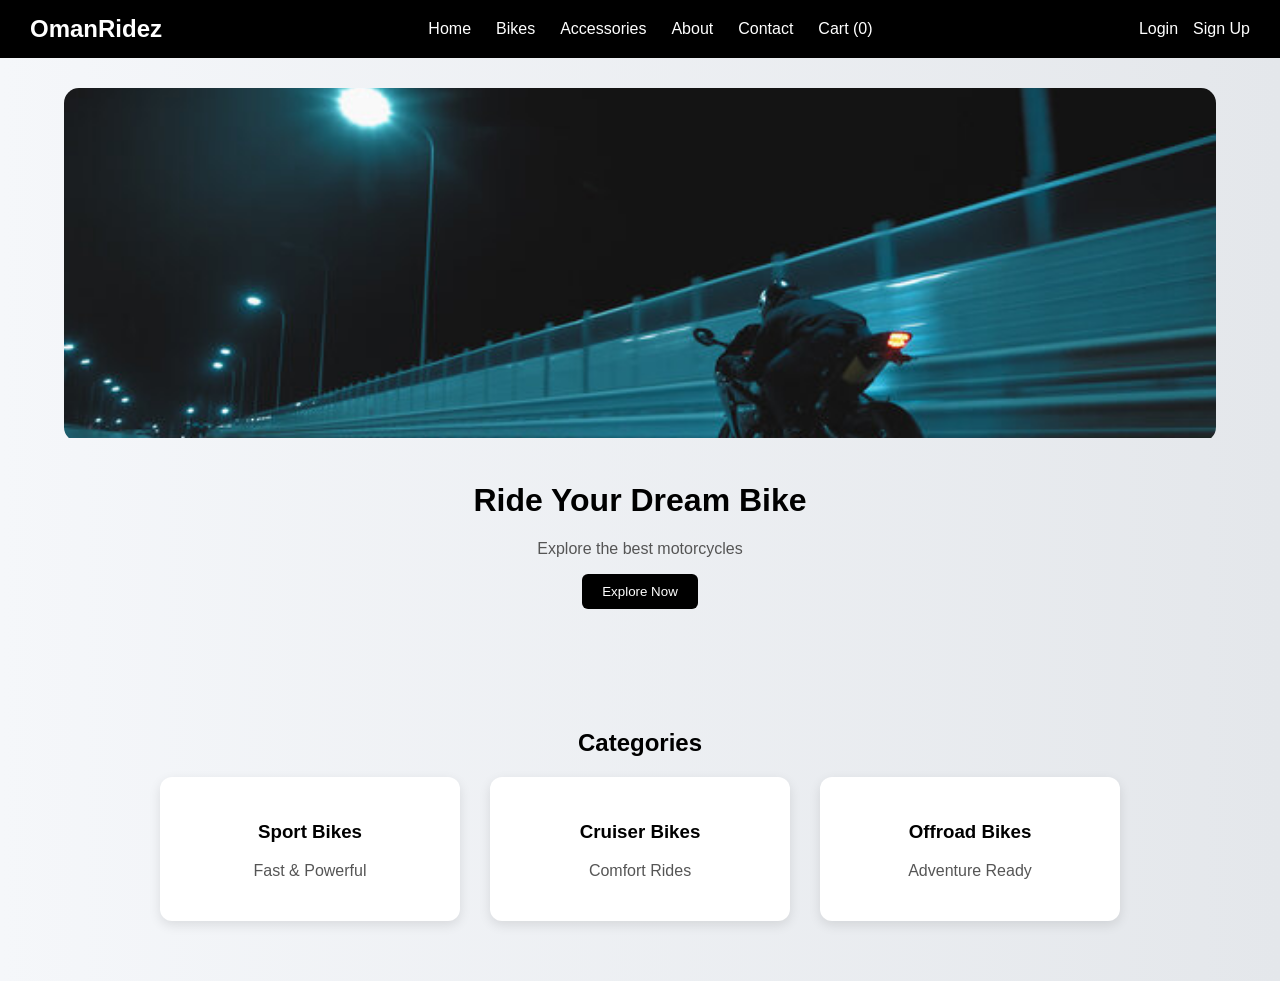
<file: index.html>
<!DOCTYPE html>
<html>
<head>
    <meta charset="UTF-8">
    <title>OmanRidez</title>
    <link rel="stylesheet" href="style.css">
</head>

<body>

    <!-- NAVBAR -->
    <nav>
        <h2>OmanRidez</h2>

        <div class="nav-links">
            <a href="index.html">Home</a>
            <a href="bikes.html">Bikes</a>
            <a href="accessories.html">Accessories</a>
            <a href="about.html">About</a>
            <a href="contact.html">Contact</a>
            <a href="cart.html" id="cart-count">Cart (0)</a>
        </div>

        <div class="auth-links"></div>
    </nav>

    <!-- HERO -->
    <div class="hero">
        <img src="images/banner.jpg" alt="Banner">
    </div>

    <div class="hero-text">
        <h1>Ride Your Dream Bike</h1>
        <p>Explore the best motorcycles</p>
        <button onclick="location.href='bikes.html'">Explore Now</button>
    </div>

    <!-- CATEGORIES -->
    <section class="categories">
        <h2>Categories</h2>

        <div class="categories-container">

            <a href="sport.html" class="card-link">
                <div class="card">
                    <h3>Sport Bikes</h3>
                    <p>Fast & Powerful</p>
                </div>
            </a>

            <a href="cruiser.html" class="card-link">
                <div class="card">
                    <h3>Cruiser Bikes</h3>
                    <p>Comfort Rides</p>
                </div>
            </a>

            <a href="offroad.html" class="card-link">
                <div class="card">
                    <h3>Offroad Bikes</h3>
                    <p>Adventure Ready</p>
                </div>
            </a>

        </div>
    </section>

    <script src="script.js"></script>

</body>
</html>
</file>
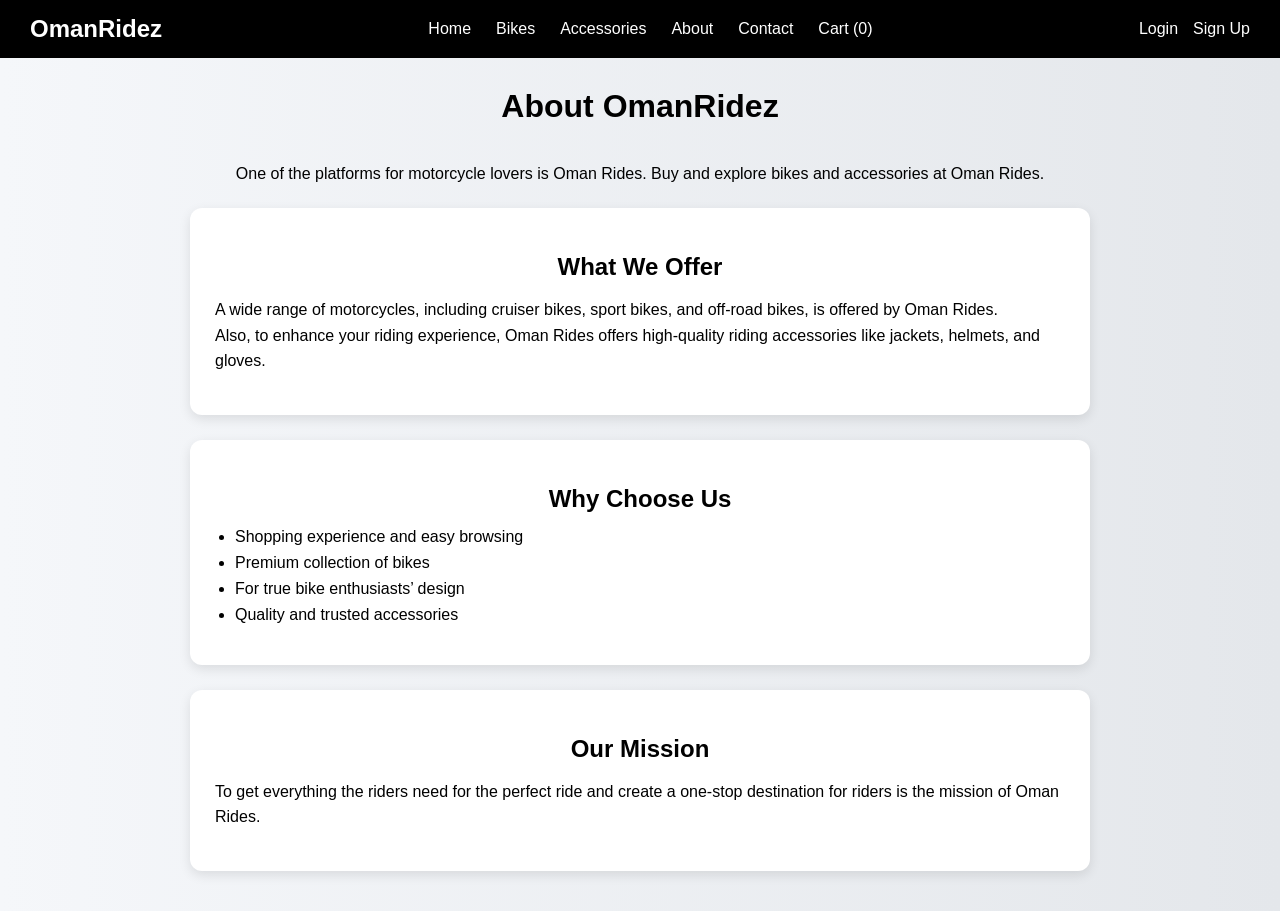
<file: about.html>
<!DOCTYPE html>
<html>
<head>
    <meta charset="UTF-8">
    <title>About - OmanRidez</title>
    <link rel="stylesheet" href="style.css">
</head>

<body>

    <!-- NAVBAR -->
    <nav>
        <h2>OmanRidez</h2>

        <div class="nav-links">
            <a href="index.html">Home</a>
            <a href="bikes.html">Bikes</a>
            <a href="accessories.html">Accessories</a>
            <a href="about.html">About</a>
            <a href="contact.html">Contact</a>
            <a href="cart.html" id="cart-count">Cart (0)</a>
        </div>

        <div class="auth-links"></div>
    </nav>

    <!-- TITLE -->
    <h1 class="title">About OmanRidez</h1>

    <!-- CONTENT -->
    <div class="about-container">

        <p class="about-intro">
            One of the platforms for motorcycle lovers is Oman Rides. Buy and explore bikes and accessories at Oman Rides. 
        </p>

        <div class="about-section">
            <h2>What We Offer</h2>
            <p>
                A wide range of motorcycles, including cruiser bikes, sport bikes, and off-road bikes, is offered by Oman Rides. 
                <br>
                Also, to enhance your riding experience, Oman Rides offers high-quality riding accessories like jackets, helmets, and gloves.  
            </p>
        </div>

        <div class="about-section">
            <h2>Why Choose Us</h2>
            <ul>
                <li>Shopping experience and easy browsing</li>
                <li>Premium collection of bikes</li>
                <li>For true bike enthusiasts’ design</li>
                <li>Quality and trusted accessories</li>
            </ul>
        </div>

        <div class="about-section">
            <h2>Our Mission</h2>
            <p>
                To get everything the riders need for the perfect ride and create a one-stop destination for riders is the mission of Oman Rides.
            </p>
        </div>

    </div>

    <script src="script.js"></script>

</body>
</html>
</file>
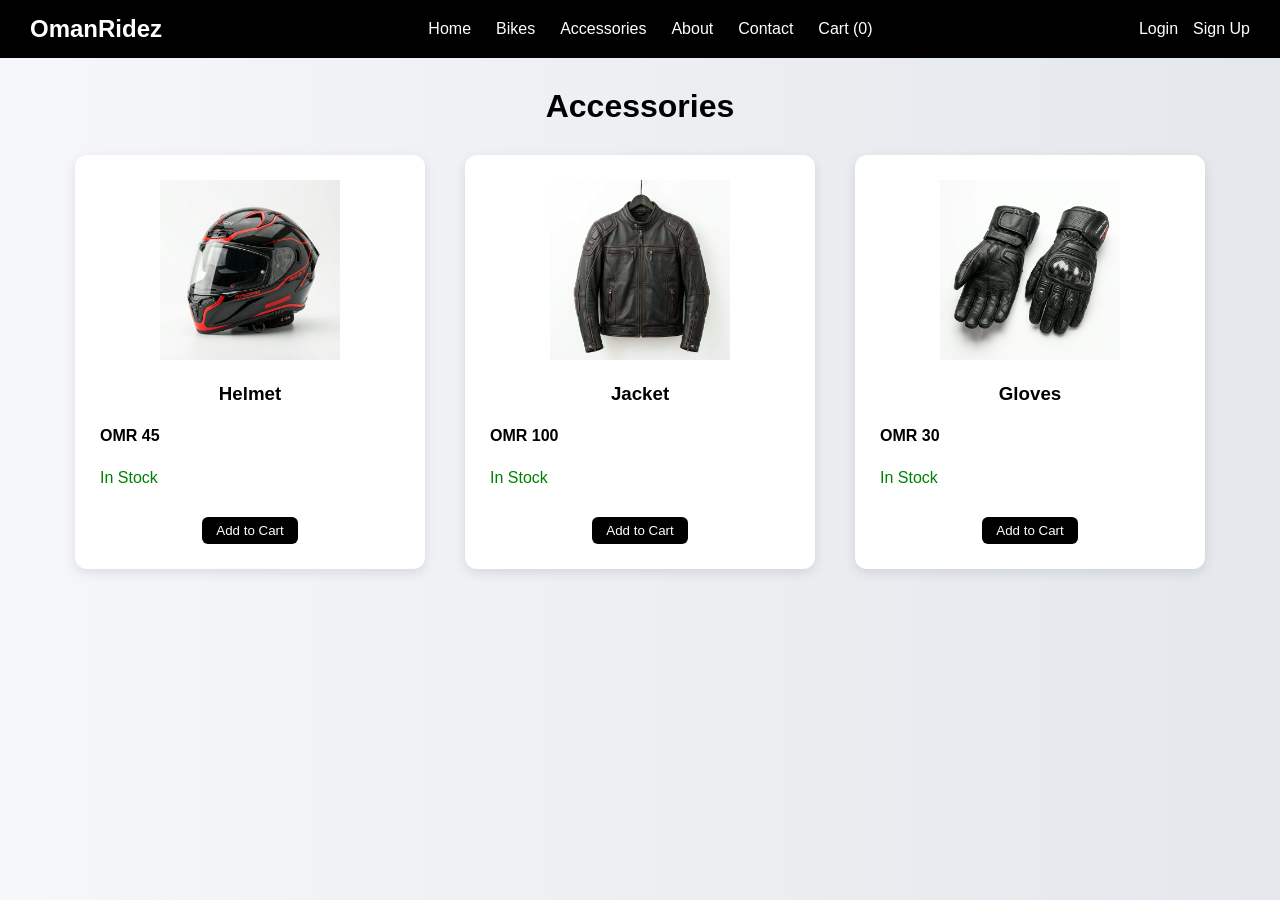
<file: accessories.html>
<!DOCTYPE html>
<html>
<head>
    <meta charset="UTF-8">
    <title>Accessories - OmanRidez</title>
    <link rel="stylesheet" href="style.css">
</head>

<body>

    <!-- NAVBAR -->
    <nav>
        <h2>OmanRidez</h2>

        <div class="nav-links">
            <a href="index.html">Home</a>
            <a href="bikes.html">Bikes</a>
            <a href="accessories.html">Accessories</a>
            <a href="about.html">About</a>
            <a href="contact.html">Contact</a>
            <a href="cart.html" id="cart-count">Cart (0)</a>
        </div>

        <div class="auth-links"></div>
    </nav>

    <!-- PAGE TITLE -->
    <h1 class="title">Accessories</h1>

    <!-- PRODUCTS -->
    <div class="products">

        <!-- HELMET -->
        <div class="product-card">
            <img src="images/helmet_product.png" alt="Helmet">
            <h3>Helmet</h3>
            <p class="price">OMR 45</p>
            <p class="stock">In Stock</p>
            <button onclick="addToCart('Helmet',45)">Add to Cart</button>
        </div>

        <!-- JACKET -->
        <div class="product-card">
            <img src="images/jacket_product.png" alt="Jacket">
            <h3>Jacket</h3>
            <p class="price">OMR 100</p>
            <p class="stock">In Stock</p>
            <button onclick="addToCart('Jacket',100)">Add to Cart</button>
        </div>

        <!-- GLOVES -->
        <div class="product-card">
            <img src="images/gloves_product.png" alt="Gloves">
            <h3>Gloves</h3>
            <p class="price">OMR 30</p>
            <p class="stock">In Stock</p>
            <button onclick="addToCart('Gloves',30)">Add to Cart</button>
        </div>

    </div>

    <script src="script.js"></script>

</body>
</html>
</file>
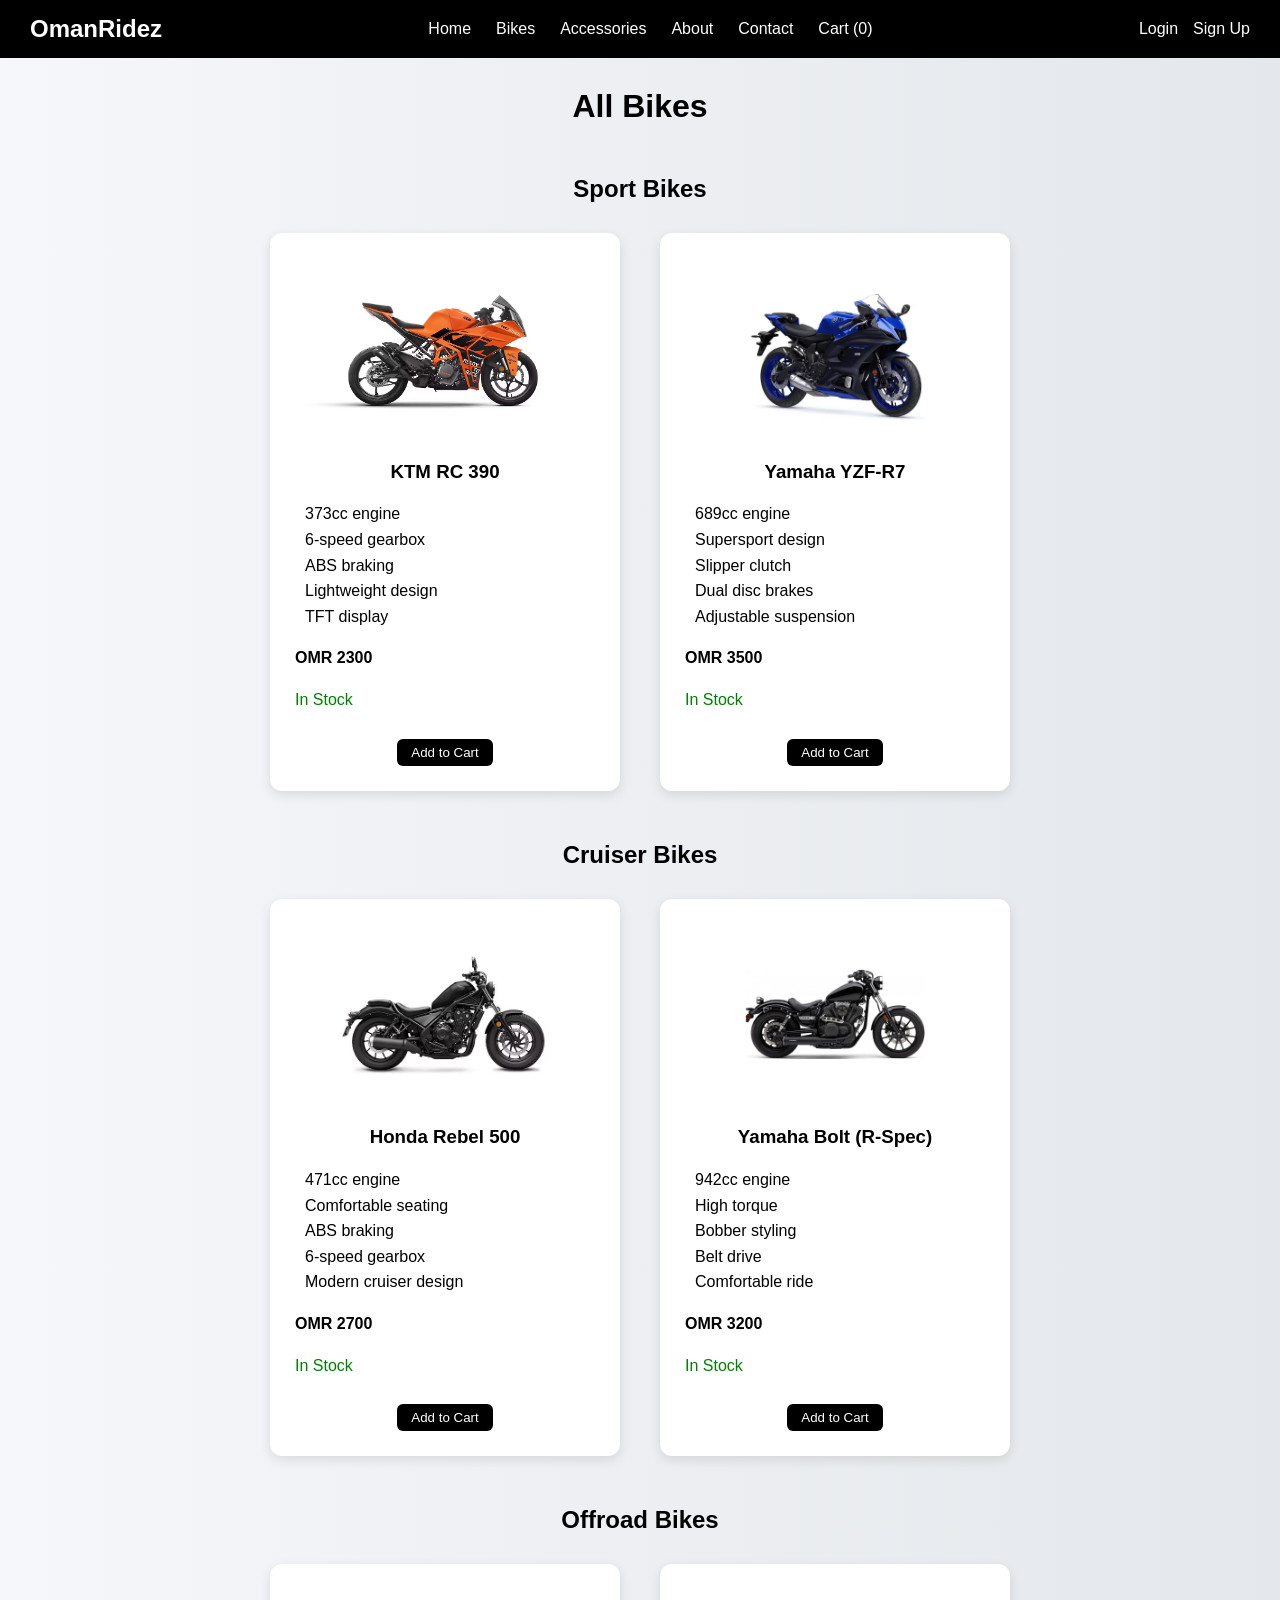
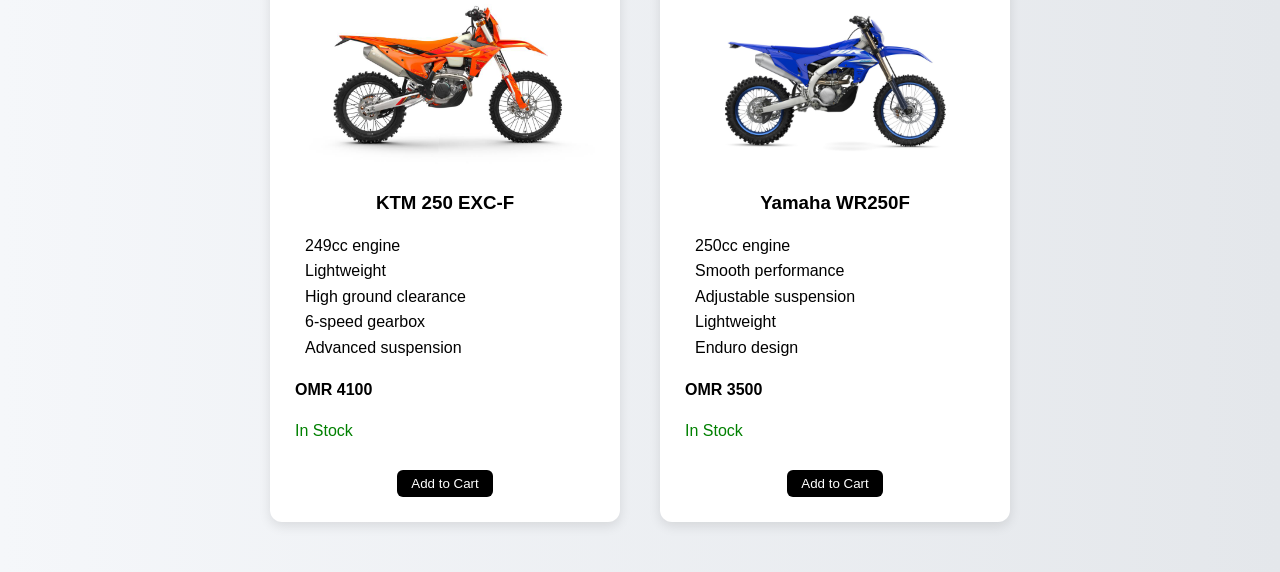
<file: bikes.html>
<!DOCTYPE html>
<html>
<head>
    <meta charset="UTF-8">
    <title>Bikes - OmanRidez</title>
    <link rel="stylesheet" href="style.css">
</head>

<body>

    <!-- NAVBAR -->
    <nav>
        <h2>OmanRidez</h2>

        <div class="nav-links">
            <a href="index.html">Home</a>
            <a href="bikes.html">Bikes</a>
            <a href="accessories.html">Accessories</a>
            <a href="about.html">About</a>
            <a href="contact.html">Contact</a>
            <a href="cart.html" id="cart-count">Cart (0)</a>
        </div>

        <div class="auth-links"></div>
    </nav>

    <!-- PAGE TITLE -->
    <h1 class="title">All Bikes</h1>

    <!-- SPORT BIKES -->
    <section class="bike-section">
        <h2>Sport Bikes</h2>

        <div class="products">

            <div class="product-card">
                <img src="images/sport_bike_1.avif">
                <h3>KTM RC 390</h3>
                <p class="features">
                    373cc engine <br> 6-speed gearbox <br> ABS braking <br> Lightweight design <br> TFT display
                </p>
                <p class="price">OMR 2300</p>
                <p class="stock">In Stock</p>
                <button onclick="addToCart('KTM RC 390',2300)">Add to Cart</button>
            </div>

            <div class="product-card">
                <img src="images/sport_bike_2.avif">
                <h3>Yamaha YZF-R7</h3>
                <p class="features">
                    689cc engine <br> Supersport design <br> Slipper clutch <br> Dual disc brakes <br> Adjustable suspension
                </p>
                <p class="price">OMR 3500</p>
                <p class="stock">In Stock</p>
                <button onclick="addToCart('Yamaha YZF-R7',3500)">Add to Cart</button>
            </div>

        </div>
    </section>

    <!-- CRUISER BIKES -->
    <section class="bike-section">
        <h2>Cruiser Bikes</h2>

        <div class="products">

            <div class="product-card">
                <img src="images/cruiser_bike_1.avif">
                <h3>Honda Rebel 500</h3>
                <p class="features">
                    471cc engine <br> Comfortable seating <br> ABS braking <br> 6-speed gearbox <br> Modern cruiser design
                </p>
                <p class="price">OMR 2700</p>
                <p class="stock">In Stock</p>
                <button onclick="addToCart('Honda Rebel 500',2700)">Add to Cart</button>
            </div>

            <div class="product-card">
                <img src="images/cruiser_bike_2.jpg">
                <h3>Yamaha Bolt (R-Spec)</h3>
                <p class="features">
                    942cc engine <br> High torque <br> Bobber styling <br> Belt drive <br> Comfortable ride
                </p>
                <p class="price">OMR 3200</p>
                <p class="stock">In Stock</p>
                <button onclick="addToCart('Yamaha Bolt',3200)">Add to Cart</button>
            </div>

        </div>
    </section>

    <!-- OFFROAD BIKES -->
    <section class="bike-section">
        <h2>Offroad Bikes</h2>

        <div class="products">

            <div class="product-card">
                <img src="images/offroad_bike_1.jpg">
                <h3>KTM 250 EXC-F</h3>
                <p class="features">
                    249cc engine <br> Lightweight <br> High ground clearance <br> 6-speed gearbox <br> Advanced suspension
                </p>
                <p class="price">OMR 4100</p>
                <p class="stock">In Stock</p>
                <button onclick="addToCart('KTM 250 EXC-F',4100)">Add to Cart</button>
            </div>

            <div class="product-card">
                <img src="images/offroad_bike_2.jpg">
                <h3>Yamaha WR250F</h3>
                <p class="features">
                    250cc engine <br> Smooth performance <br> Adjustable suspension <br> Lightweight <br> Enduro design
                </p>
                <p class="price">OMR 3500</p>
                <p class="stock">In Stock</p>
                <button onclick="addToCart('Yamaha WR250F',3500)">Add to Cart</button>
            </div>

        </div>
    </section>

    <script src="script.js"></script>

</body>
</html>
</file>
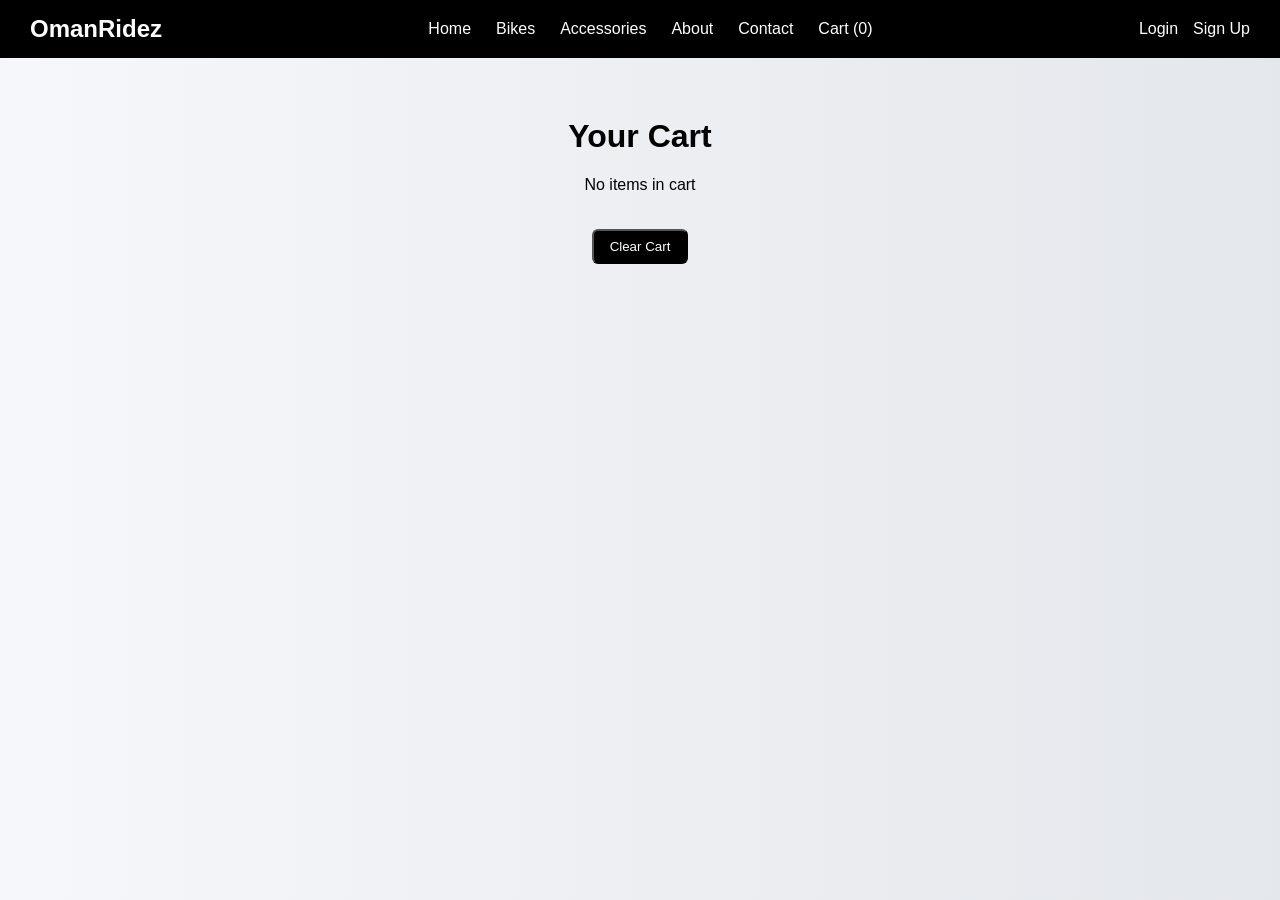
<file: cart.html>
<!DOCTYPE html>
<html>
<head>
    <meta charset="UTF-8">
    <title>Cart - OmanRidez</title>
    <link rel="stylesheet" href="style.css">
</head>

<body>

    <!-- NAVBAR -->
    <nav>
        <h2>OmanRidez</h2>

        <div class="nav-links">
            <a href="index.html">Home</a>
            <a href="bikes.html">Bikes</a>
            <a href="accessories.html">Accessories</a>
            <a href="about.html">About</a>
            <a href="contact.html">Contact</a>
            <a href="cart.html" id="cart-count">Cart (0)</a>
        </div>

        <div class="auth-links"></div>
    </nav>

    <!-- CART CONTENT -->
    <div class="cart-container">
        <h1>Your Cart</h1>

        <!-- ITEMS -->
        <div id="cart-items"></div>

        <!-- TOTAL -->
        <h2 id="total-price"></h2>

        <!-- BUTTON -->
        <button onclick="clearCart()">Clear Cart</button>
    </div>

    <script src="script.js"></script>

</body>
</html>
</file>
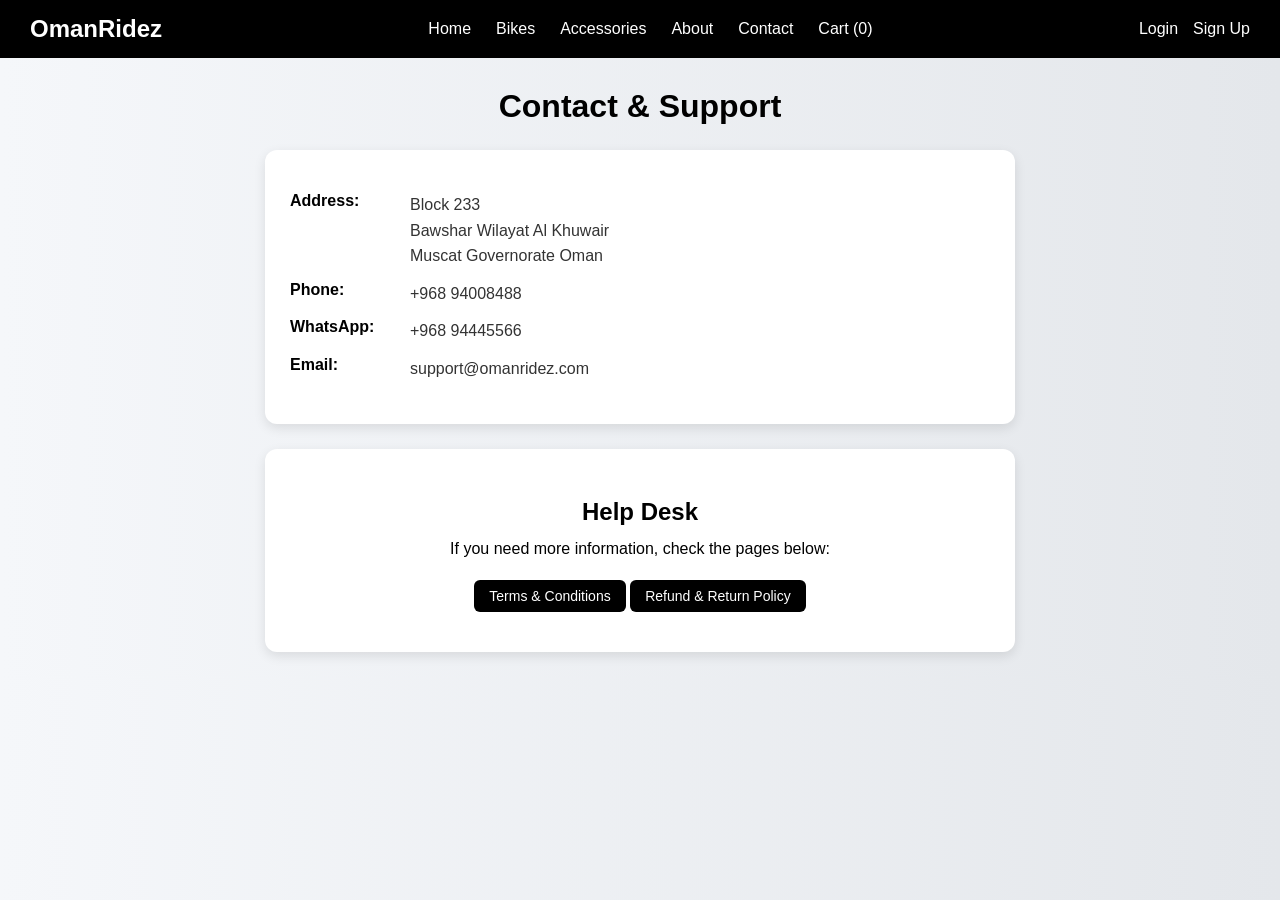
<file: contact.html>
<!DOCTYPE html>
<html>
<head>
    <meta charset="UTF-8">
    <title>Contact - OmanRidez</title>
    <link rel="stylesheet" href="style.css">
</head>

<body>

    <!-- NAVBAR -->
    <nav>
        <h2>OmanRidez</h2>

        <div class="nav-links">
            <a href="index.html">Home</a>
            <a href="bikes.html">Bikes</a>
            <a href="accessories.html">Accessories</a>
            <a href="about.html">About</a>
            <a href="contact.html">Contact</a>
            <a href="cart.html" id="cart-count">Cart (0)</a>
        </div>

        <div class="auth-links"></div>
    </nav>

    <!-- TITLE -->
    <h1 class="title">Contact & Support</h1>

<div class="contact-box">

    <div class="contact-row">
        <span class="label">Address:</span>
        <div class="value">
            Block 233<br>
            Bawshar Wilayat Al Khuwair<br>
            Muscat Governorate Oman
        </div>
    </div>

    <div class="contact-row">
        <span class="label">Phone:</span>
        <div class="value">+968 94008488</div>
    </div>

    <div class="contact-row">
        <span class="label">WhatsApp:</span>
        <div class="value">+968 94445566</div>
    </div>

    <div class="contact-row">
        <span class="label">Email:</span>
        <div class="value">support@omanridez.com</div>
    </div>

</div>

    <!-- HELP LINKS -->
    <div class="contact-box">
        <h2>Help Desk</h2>
        <p>If you need more information, check the pages below:</p>
        <a href="term.html">Terms & Conditions</a>
        <a href="refunds.html">Refund & Return Policy</a>
    </div>

    <script src="script.js"></script>

</body>
</html>
</file>
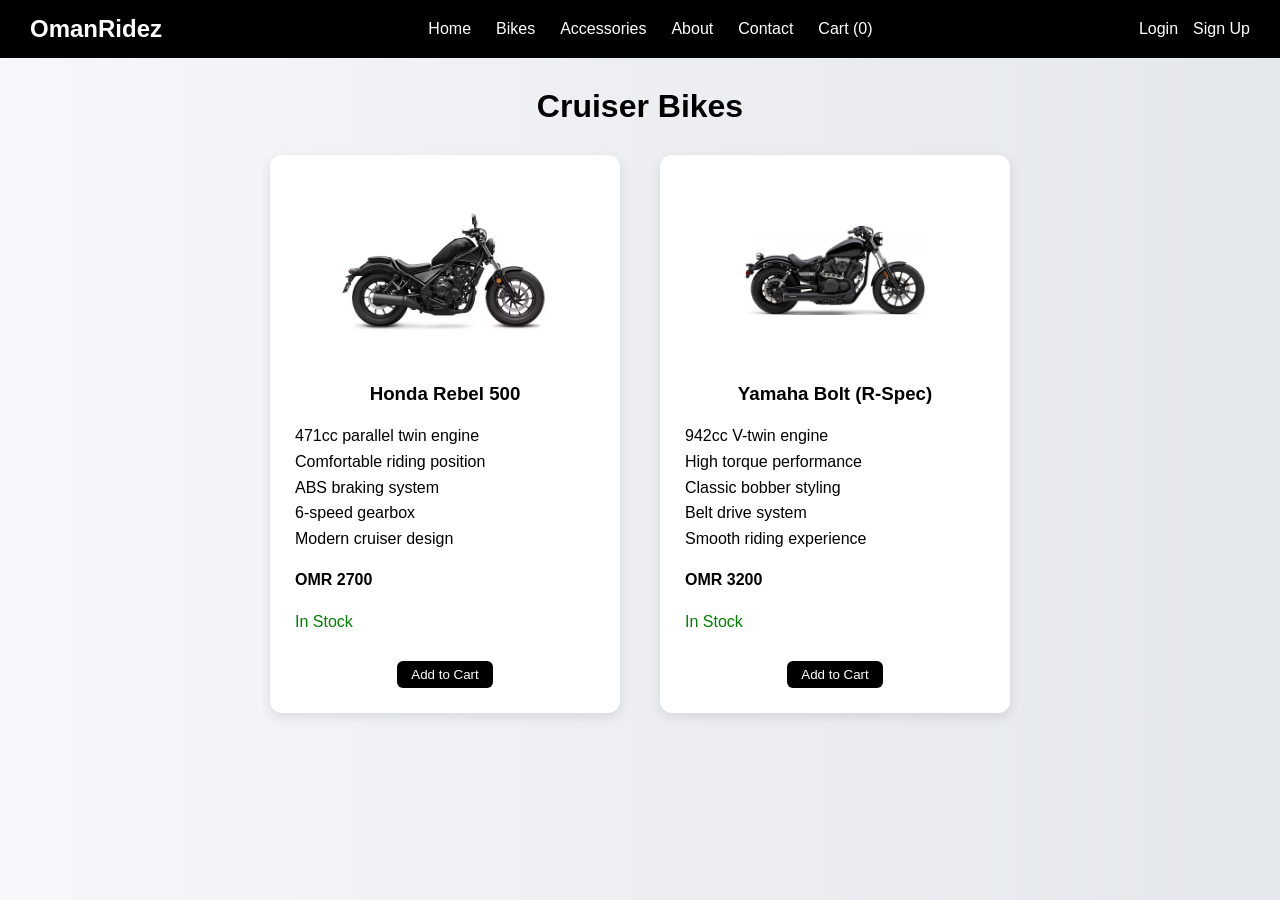
<file: cruiser.html>
<!DOCTYPE html>
<html>
<head>
    <meta charset="UTF-8">
    <title>Cruiser Bikes - OmanRidez</title>
    <link rel="stylesheet" href="style.css">
</head>

<body>

    <!-- NAVBAR -->
    <nav>
        <h2>OmanRidez</h2>

        <div class="nav-links">
            <a href="index.html">Home</a>
            <a href="bikes.html">Bikes</a>
            <a href="accessories.html">Accessories</a>
            <a href="about.html">About</a>
            <a href="contact.html">Contact</a>
            <a href="cart.html" id="cart-count">Cart (0)</a>
        </div>

        <div class="auth-links"></div>
    </nav>

    <!-- TITLE -->
    <h1 class="page-title">Cruiser Bikes</h1>

    <!-- PRODUCTS -->
    <div class="products">

        <!-- BIKE 1 -->
        <div class="product-card">
            <img src="images/cruiser_bike_1.avif" alt="Honda Rebel 500">
            <h3>Honda Rebel 500</h3>
            <p>
                471cc parallel twin engine<br>
                Comfortable riding position<br>
                ABS braking system<br>
                6-speed gearbox<br>
                Modern cruiser design
            </p>
            <p class="price">OMR 2700</p>
            <p class="stock">In Stock</p>
            <button onclick="addToCart('Honda Rebel 500',2700)">Add to Cart</button>
        </div>

        <!-- BIKE 2 -->
        <div class="product-card">
            <img src="images/cruiser_bike_2.jpg" alt="Yamaha Bolt">
            <h3>Yamaha Bolt (R-Spec)</h3>
            <p>
                942cc V-twin engine<br>
                High torque performance<br>
                Classic bobber styling<br>
                Belt drive system<br>
                Smooth riding experience
            </p>
            <p class="price">OMR 3200</p>
            <p class="stock">In Stock</p>
            <button onclick="addToCart('Yamaha Bolt',3200)">Add to Cart</button>
        </div>

    </div>

    <script src="script.js"></script>

</body>
</html>
</file>
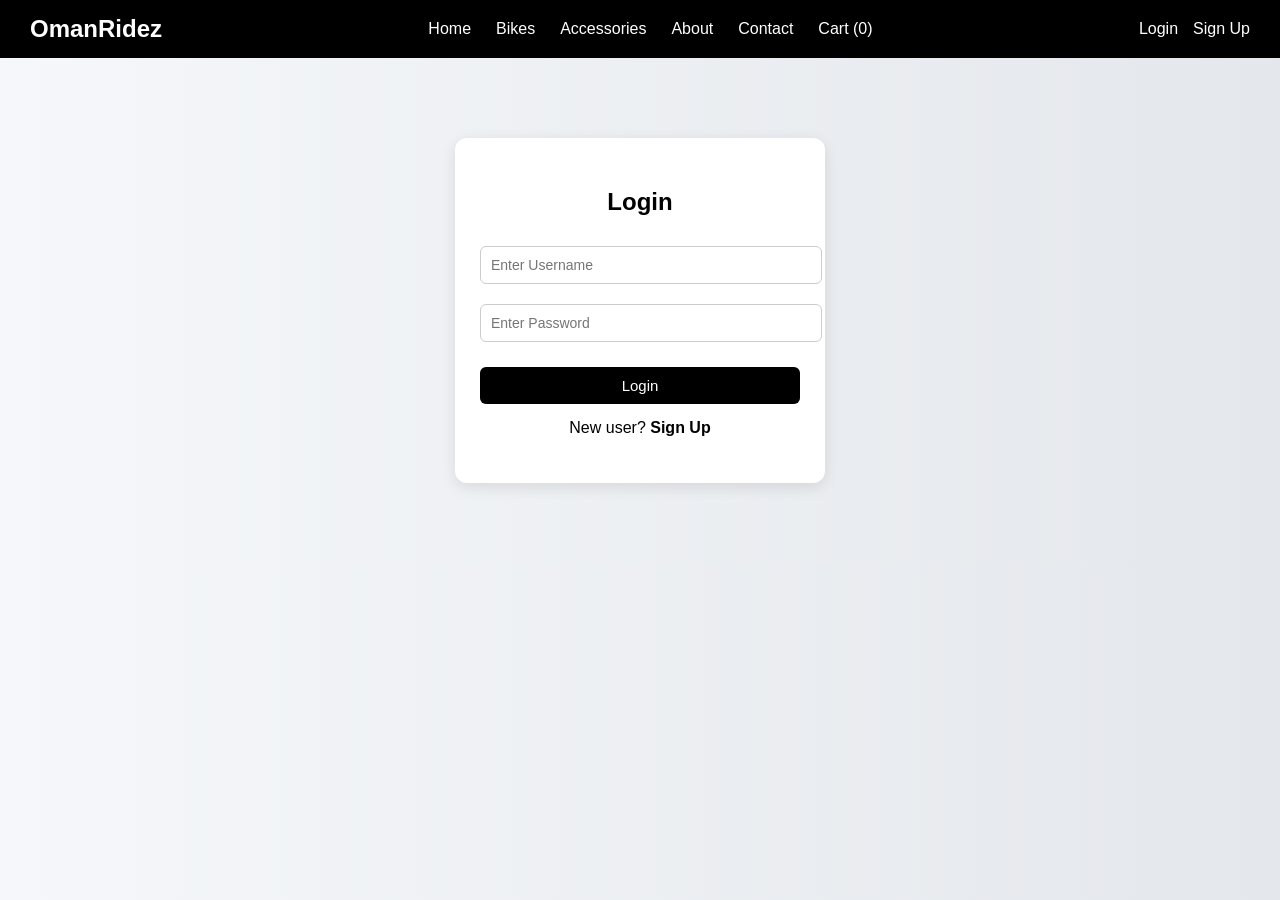
<file: login.html>
<!DOCTYPE html>
<html>
<head>
    <meta charset="UTF-8">
    <title>Login - OmanRidez</title>
    <link rel="stylesheet" href="style.css">
</head>

<body>

    <!-- NAVBAR -->
    <nav>
        <h2>OmanRidez</h2>

        <div class="nav-links">
            <a href="index.html">Home</a>
            <a href="bikes.html">Bikes</a>
            <a href="accessories.html">Accessories</a>
            <a href="about.html">About</a>
            <a href="contact.html">Contact</a>
            <a href="cart.html" id="cart-count">Cart (0)</a>
        </div>

        <div class="auth-links"></div>
    </nav>

    <!-- LOGIN FORM -->
    <div class="form-box">
        <h2>Login</h2>

        <input type="text" id="username" placeholder="Enter Username" required>
        <input type="password" id="password" placeholder="Enter Password" required>

        <button onclick="loginUser()">Login</button>

        <p>
            New user? 
            <a href="signup.html" style="color:black; font-weight:bold;">Sign Up</a>
        </p>
    </div>

    <script src="script.js"></script>

</body>
</html>
</file>
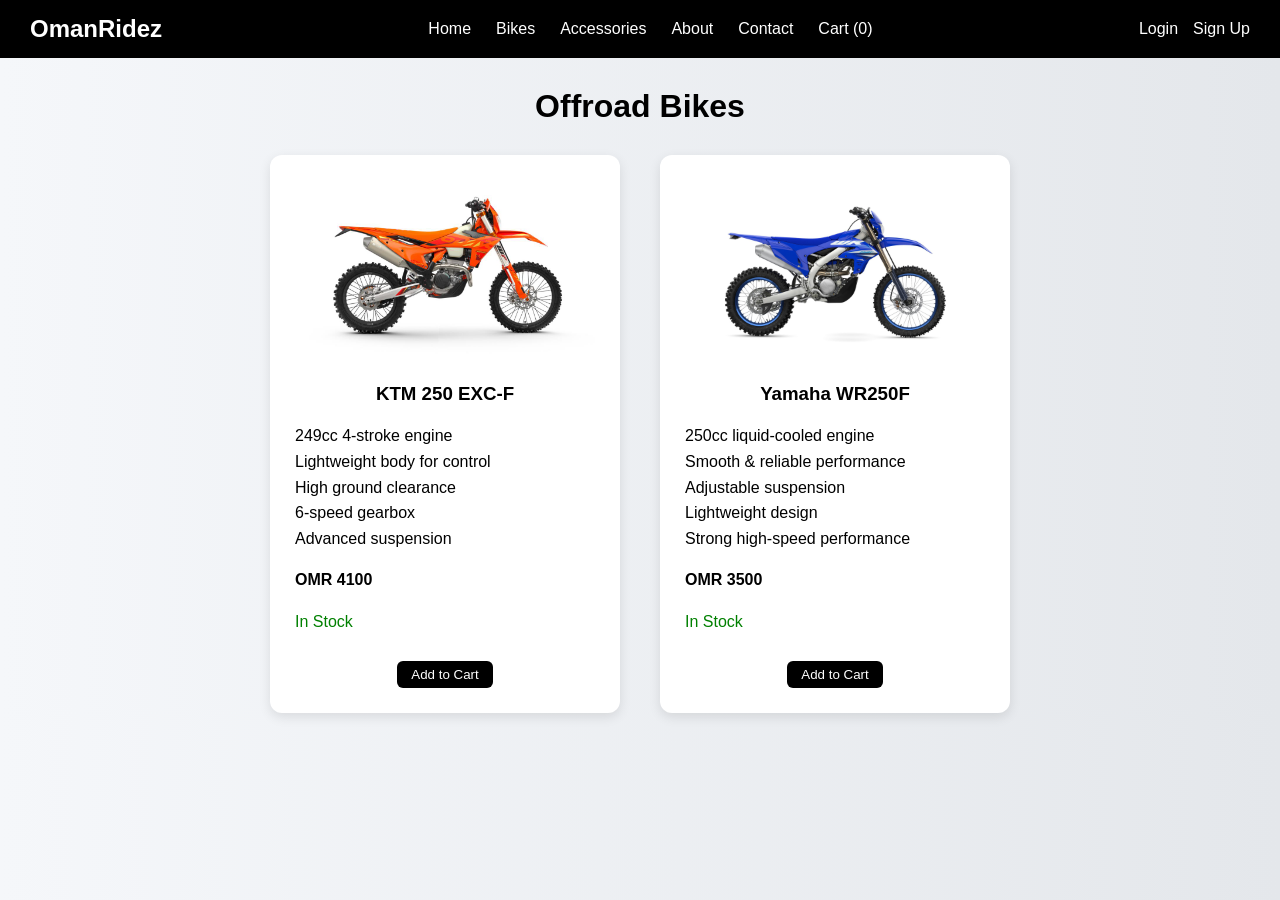
<file: offroad.html>
<!DOCTYPE html>
<html>
<head>
    <meta charset="UTF-8">
    <title>Offroad Bikes - OmanRidez</title>
    <link rel="stylesheet" href="style.css">
</head>

<body>

    <!-- NAVBAR -->
    <nav>
        <h2>OmanRidez</h2>

        <div class="nav-links">
            <a href="index.html">Home</a>
            <a href="bikes.html">Bikes</a>
            <a href="accessories.html">Accessories</a>
            <a href="about.html">About</a>
            <a href="contact.html">Contact</a>
            <a href="cart.html" id="cart-count">Cart (0)</a>
        </div>

        <div class="auth-links"></div>
    </nav>

    <!-- TITLE -->
    <h1 class="page-title">Offroad Bikes</h1>

    <!-- PRODUCTS -->
    <div class="products">

        <div class="product-card">
            <img src="images/offroad_bike_1.jpg" alt="KTM 250 EXC-F">
            <h3>KTM 250 EXC-F</h3>
            <p>
                249cc 4-stroke engine<br>
                Lightweight body for control<br>
                High ground clearance<br>
                6-speed gearbox<br>
                Advanced suspension
            </p>
            <p class="price">OMR 4100</p>
            <p class="stock">In Stock</p>
            <button onclick="addToCart('KTM 250 EXC-F',4100)">Add to Cart</button>
        </div>

        <div class="product-card">
            <img src="images/offroad_bike_2.jpg" alt="Yamaha WR250F">
            <h3>Yamaha WR250F</h3>
            <p>
                250cc liquid-cooled engine<br>
                Smooth & reliable performance<br>
                Adjustable suspension<br>
                Lightweight design<br>
                Strong high-speed performance
            </p>
            <p class="price">OMR 3500</p>
            <p class="stock">In Stock</p>
            <button onclick="addToCart('Yamaha WR250F',3500)">Add to Cart</button>
        </div>

    </div>

    <script src="script.js"></script>

</body>
</html>
</file>
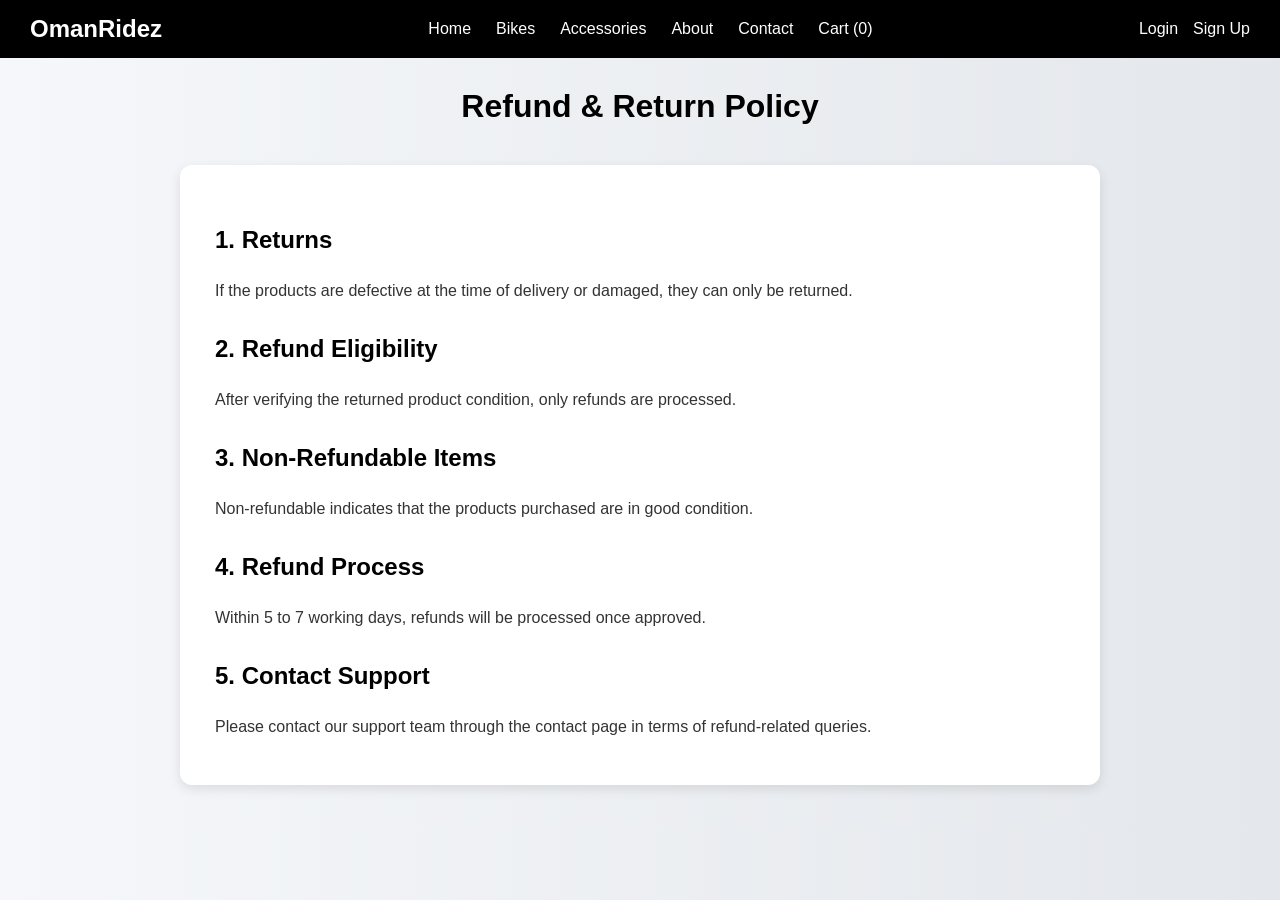
<file: refunds.html>
<!DOCTYPE html>
<html>
<head>
    <meta charset="UTF-8">
    <title>Refund Policy - OmanRidez</title>
    <link rel="stylesheet" href="style.css">
</head>

<body>

    <!-- NAVBAR -->
    <nav>
        <h2>OmanRidez</h2>

        <div class="nav-links">
            <a href="index.html">Home</a>
            <a href="bikes.html">Bikes</a>
            <a href="accessories.html">Accessories</a>
            <a href="about.html">About</a>
            <a href="contact.html">Contact</a>
            <a href="cart.html" id="cart-count">Cart (0)</a>
        </div>

        <div class="auth-links"></div>
    </nav>

    <!-- TITLE -->
    <h1 class="title">Refund & Return Policy</h1>

    <!-- CONTENT -->
    <div class="terms-box">

        <h2>1. Returns</h2>
        <p>
            If the products are defective at the time of delivery or damaged, they can only be returned. 
        </p>

        <h2>2. Refund Eligibility</h2>
        <p>
            After verifying the returned product condition, only refunds are processed. 
        </p>

        <h2>3. Non-Refundable Items</h2>
        <p>
            Non-refundable indicates that the products purchased are in good condition.  
        </p>

        <h2>4. Refund Process</h2>
        <p>
            Within 5 to 7 working days, refunds will be processed once approved. 
        </p>

        <h2>5. Contact Support</h2>
        <p>
            Please contact our support team through the contact page in terms of refund-related queries.        </p>

    </div>

    <script src="script.js"></script>

</body>
</html>
</file>
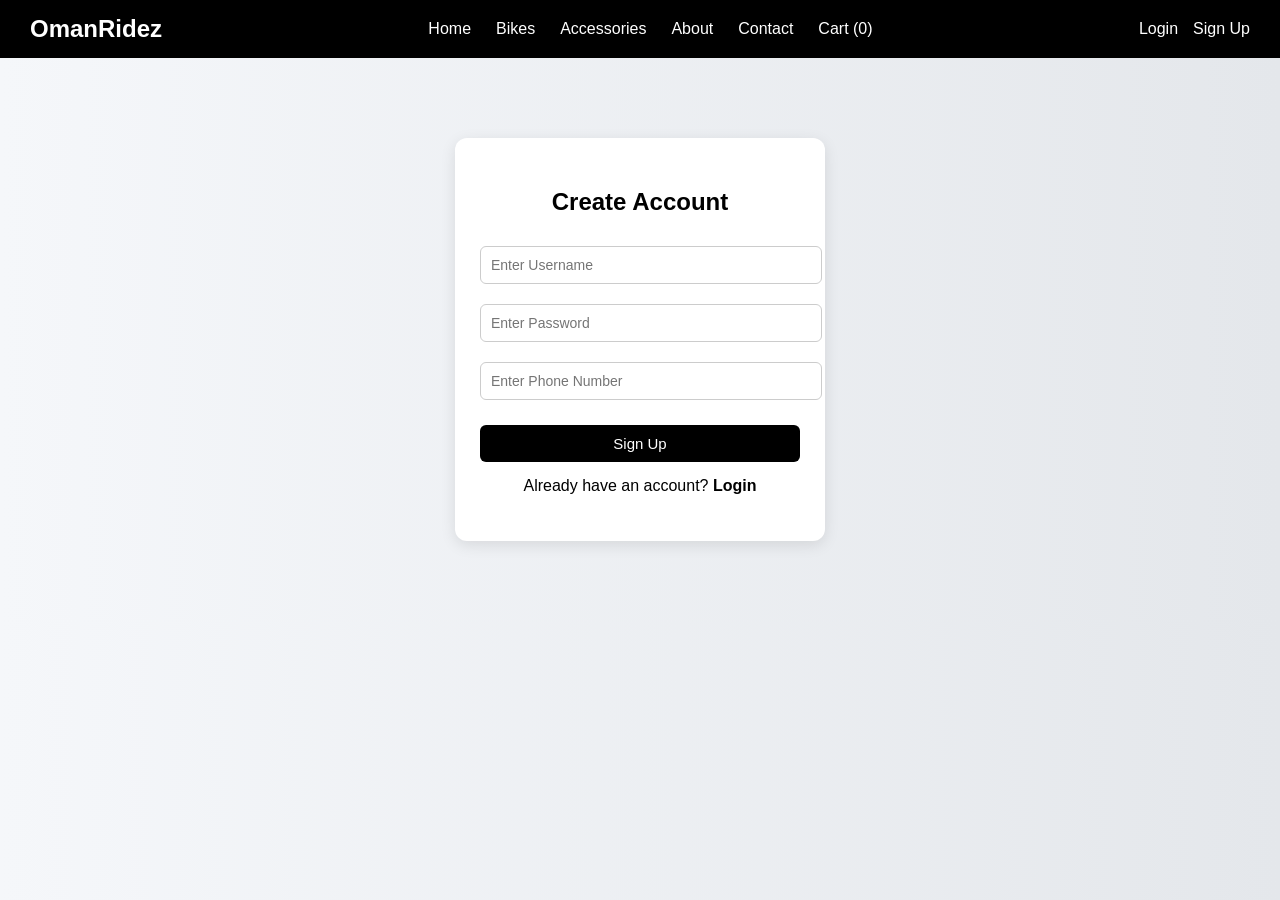
<file: signup.html>
<!DOCTYPE html>
<html>
<head>
    <meta charset="UTF-8">
    <title>Sign Up - OmanRidez</title>
    <link rel="stylesheet" href="style.css">
</head>

<body>

    <!-- NAVBAR -->
    <nav>
        <h2>OmanRidez</h2>

        <div class="nav-links">
            <a href="index.html">Home</a>
            <a href="bikes.html">Bikes</a>
            <a href="accessories.html">Accessories</a>
            <a href="about.html">About</a>
            <a href="contact.html">Contact</a>
            <a href="cart.html" id="cart-count">Cart (0)</a>
        </div>

        <div class="auth-links"></div>
    </nav>

    <!-- SIGNUP FORM -->
    <div class="form-box">
        <h2>Create Account</h2>

        <input type="text" id="name" placeholder="Enter Username" required>
        <input type="password" id="password" placeholder="Enter Password" required>
        <input type="text" id="phone" placeholder="Enter Phone Number">

        <button onclick="registerUser()">Sign Up</button>

        <p>
            Already have an account? 
            <a href="login.html" style="color:black; font-weight:bold;">Login</a>
        </p>
    </div>

    <script src="script.js"></script>

</body>
</html>
</file>
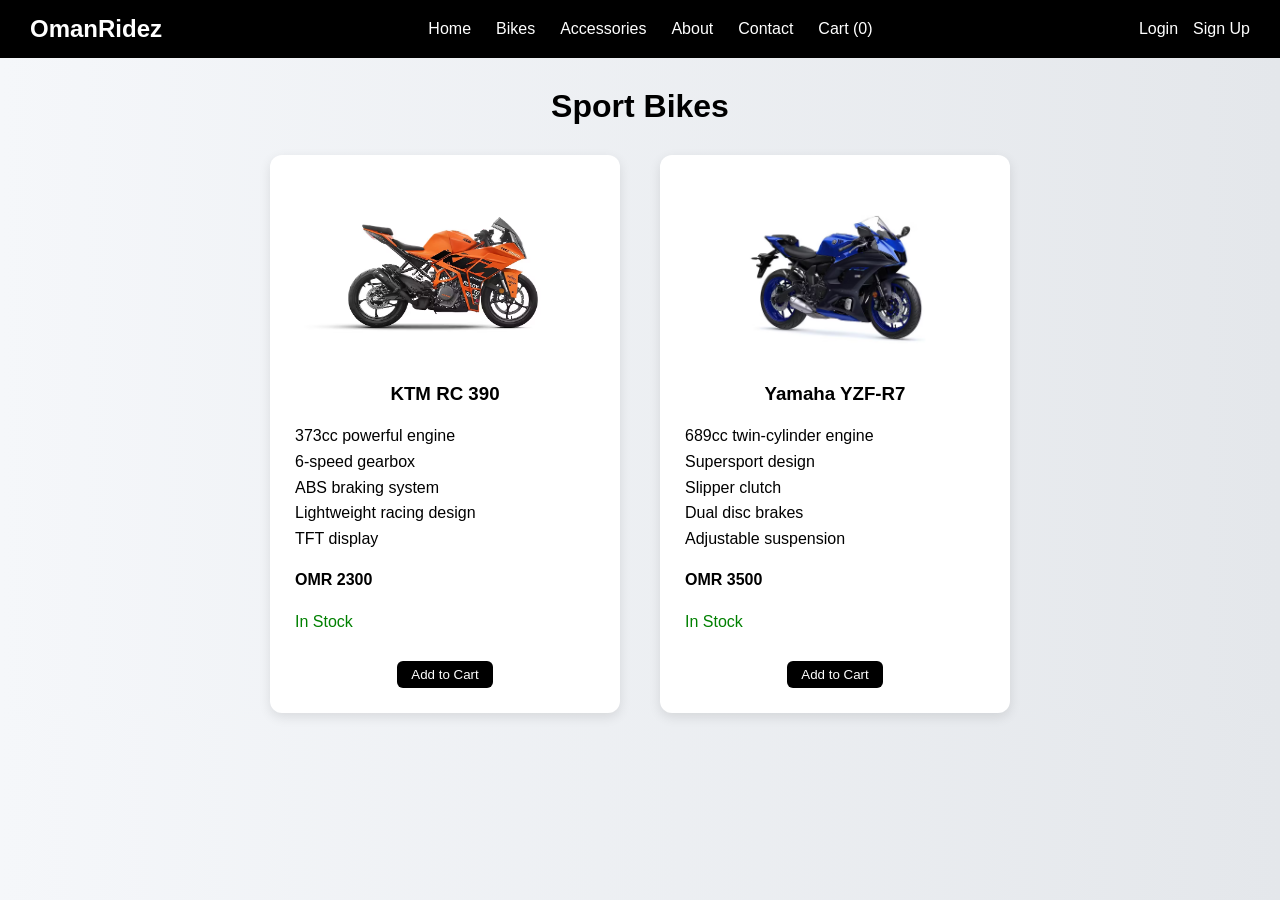
<file: sport.html>
<!DOCTYPE html>
<html>
<head>
    <meta charset="UTF-8">
    <title>Sport Bikes - OmanRidez</title>
    <link rel="stylesheet" href="style.css">
</head>

<body>

    <!-- NAVBAR -->
    <nav>
        <h2>OmanRidez</h2>

        <div class="nav-links">
            <a href="index.html">Home</a>
            <a href="bikes.html">Bikes</a>
            <a href="accessories.html">Accessories</a>
            <a href="about.html">About</a>
            <a href="contact.html">Contact</a>
            <a href="cart.html" id="cart-count">Cart (0)</a>
        </div>

        <div class="auth-links"></div>
    </nav>

    <!-- TITLE -->
    <h1 class="page-title">Sport Bikes</h1>

    <!-- PRODUCTS -->
    <div class="products">

        <div class="product-card">
            <img src="images/sport_bike_1.avif" alt="KTM RC 390">
            <h3>KTM RC 390</h3>
            <p>
                373cc powerful engine<br>
                6-speed gearbox<br>
                ABS braking system<br>
                Lightweight racing design<br>
                TFT display
            </p>
            <p class="price">OMR 2300</p>
            <p class="stock">In Stock</p>
            <button onclick="addToCart('KTM RC 390',2300)">Add to Cart</button>
        </div>

        <div class="product-card">
            <img src="images/sport_bike_2.avif" alt="Yamaha YZF-R7">
            <h3>Yamaha YZF-R7</h3>
            <p>
                689cc twin-cylinder engine<br>
                Supersport design<br>
                Slipper clutch<br>
                Dual disc brakes<br>
                Adjustable suspension
            </p>
            <p class="price">OMR 3500</p>
            <p class="stock">In Stock</p>
            <button onclick="addToCart('Yamaha YZF-R7',3500)">Add to Cart</button>
        </div>

    </div>

    <script src="script.js"></script>

</body>
</html>
</file>
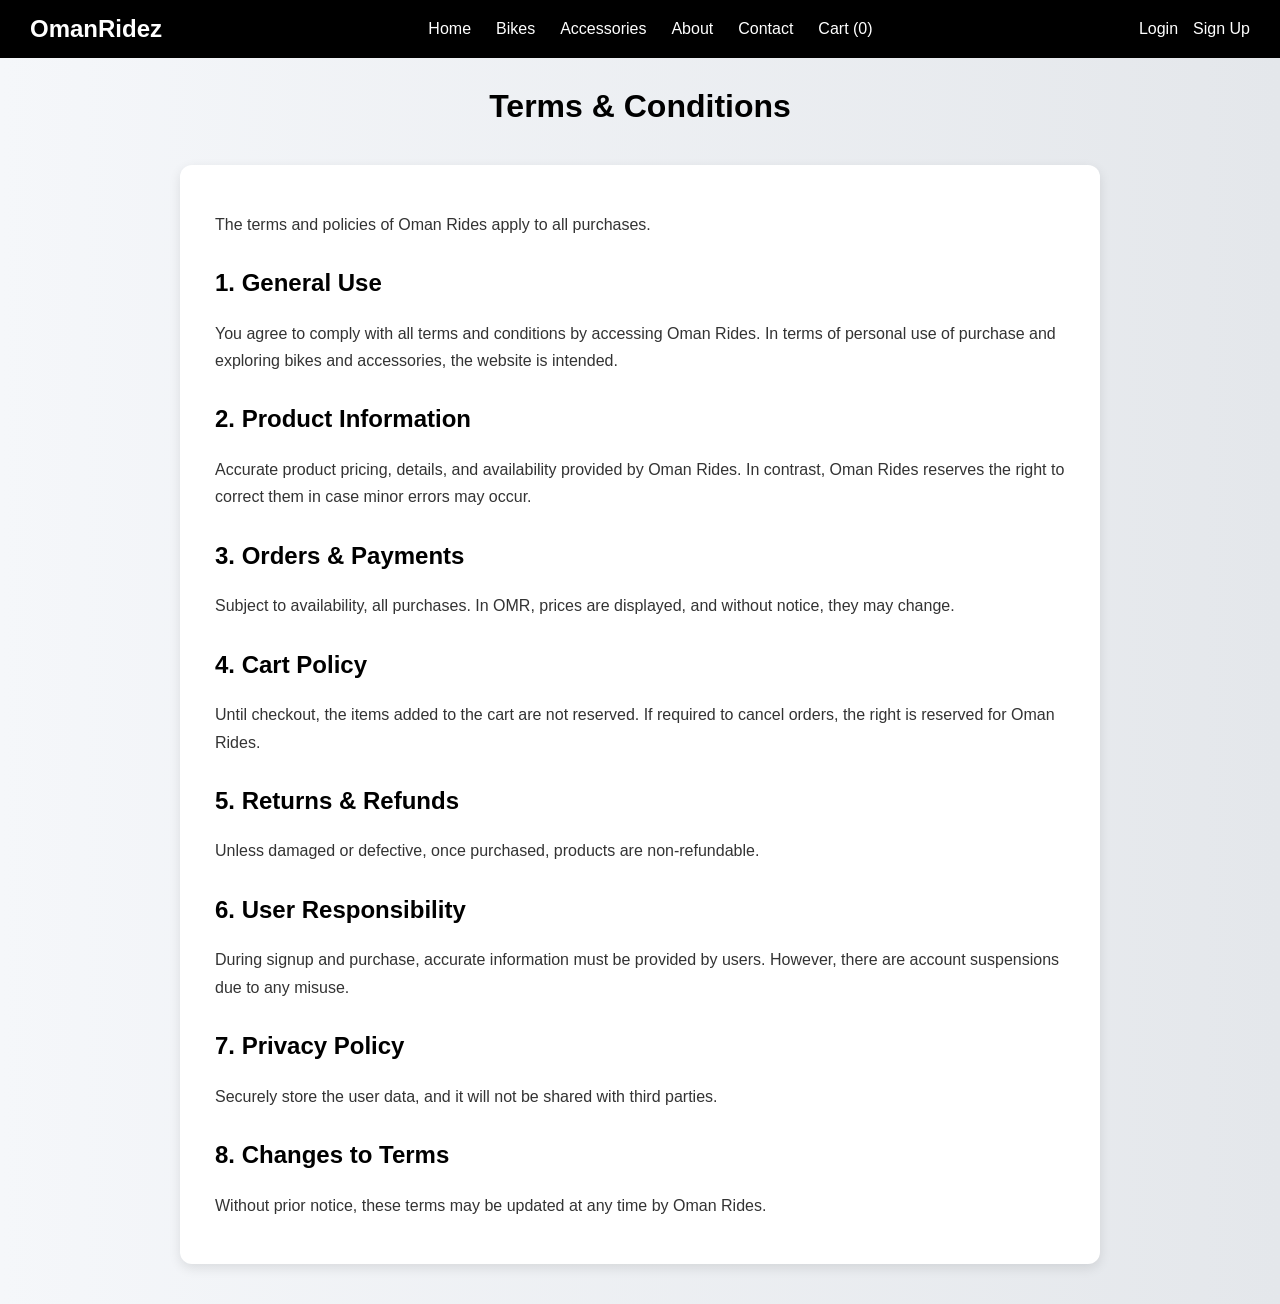
<file: term.html>
<!DOCTYPE html>
<html>
<head>
    <meta charset="UTF-8">
    <title>Terms & Conditions - OmanRidez</title>
    <link rel="stylesheet" href="style.css">
</head>

<body>

    <!-- NAVBAR -->
    <nav>
        <h2>OmanRidez</h2>

        <div class="nav-links">
            <a href="index.html">Home</a>
            <a href="bikes.html">Bikes</a>
            <a href="accessories.html">Accessories</a>
            <a href="about.html">About</a>
            <a href="contact.html">Contact</a>
            <a href="cart.html" id="cart-count">Cart (0)</a>
        </div>

        <div class="auth-links"></div>
    </nav>

    <!-- TITLE -->
    <h1 class="title">Terms & Conditions</h1>

    <!-- CONTENT -->
    <div class="terms-box">

        <p>
        The terms and policies of Oman Rides apply to all purchases.
        </p>

        <h2>1. General Use</h2>
        <p>
            You agree to comply with all terms and conditions by accessing Oman Rides. In terms of personal use of purchase and exploring bikes and accessories, the website is intended.
        </p>

        <h2>2. Product Information</h2>
        <p>
            Accurate product pricing, details, and availability provided by Oman Rides. In contrast, Oman Rides reserves the right to correct them in case minor errors may occur.
        </p>

        <h2>3. Orders & Payments</h2>
        <p>
            Subject to availability, all purchases. In OMR, prices are displayed, and without notice, they may change.
        </p>

        <h2>4. Cart Policy</h2>
        <p>
            Until checkout, the items added to the cart are not reserved. If required to cancel orders, the right is reserved for Oman Rides. 
        </p>

        <h2>5. Returns & Refunds</h2>
        <p>
            Unless damaged or defective, once purchased, products are non-refundable. 
        </p>

        <h2>6. User Responsibility</h2>
        <p>
            During signup and purchase, accurate information must be provided by users. However, there are account suspensions due to any misuse. 
        </p>

        <h2>7. Privacy Policy</h2>
        <p>
            Securely store the user data, and it will not be shared with third parties.
        </p>

        <h2>8. Changes to Terms</h2>
        <p>
            Without prior notice, these terms may be updated at any time by Oman Rides.        </p>

    </div>

    <script src="script.js"></script>

</body>
</html>
</file>
<file: style.css>
/* RESET */
body {
    margin: 0;
    font-family: Arial, sans-serif;
    background: linear-gradient(to right, #f5f7fa, #e4e7eb);
}

/* NAVBAR */
nav {
    display: flex;
    justify-content: space-between;
    align-items: center;
    background: black;
    color: white;
    padding: 15px 30px;
}

nav h2 {
    margin: 0;
}

.nav-links {
    display: flex;
    gap: 25px;
}

.auth-links {
    display: flex;
    gap: 15px;
}

a {
    text-decoration: none;
    color: white;
}

/* HERO */
.hero {
    width: 90%;
    max-width: 1200px;
    margin: 30px auto;
    border-radius: 15px;
    overflow: hidden;
}

.hero img {
    width: 100%;
    height: 350px;
    object-fit: cover;
}

/* HERO TEXT */
.hero-text {
    text-align: center;
    margin: 40px auto;
}

.hero-text h1 {
    font-size: 32px;
    color: black;
}

.hero-text p {
    color: #555;
}

.hero-text button {
    background: black;
    color: white;
    border: none;
    padding: 10px 20px;
    border-radius: 6px;
    cursor: pointer;
}

.hero-text button:hover {
    background: #333;
}

/* CATEGORIES */
.categories {
    text-align: center;
    padding: 60px 20px;
}

.categories-container {
    display: flex;
    justify-content: center;
    gap: 30px;
    flex-wrap: wrap;
}

.card-link {
    text-decoration: none;
}

.card {
    background: white;
    padding: 25px;
    width: 250px;
    border-radius: 12px;
    box-shadow: 0 4px 12px rgba(0,0,0,0.1);
    text-align: center;
    transition: 0.3s;
}

.card:hover {
    transform: translateY(-5px);
}

.card h3 {
    color: black;
}

.card p {
    color: #555;
}

/* BIKE SECTIONS */
.bike-section {
    max-width: 1200px;
    margin: 50px auto;
    padding: 0 20px;
}

.bike-section h2 {
    text-align: center;
    margin-bottom: 30px;
}

/* PRODUCTS GRID FIX */
.products {
    display: flex;
    justify-content: center;   /* CENTER EVERYTHING */
    gap: 40px;                 /* SPACE BETWEEN CARDS */
    flex-wrap: wrap;           /* RESPONSIVE */
    margin-top: 30px;
}

.product-card {
    background: white;
    padding: 25px;
    border-radius: 12px;
    text-align: center;
    box-shadow: 0 4px 12px rgba(0,0,0,0.1);
    width: 300px;              
    transition: 0.3s;
}

.product-card:hover {
    transform: translateY(-5px);
}

.product-card img {
    width: 100%;
    height: 180px;
    object-fit: contain;
}

.product-card p {
    text-align: left;      /* LEFT ALIGN TEXT */
    line-height: 1.6;      /* BETTER SPACING */
    margin-top: 10px;
}

.features {
    text-align: left;
    padding-left: 10px;
}

.product-card button {
    margin-top: 10px;
    background: black;
    color: white;
    border: none;
    padding: 6px 14px;
    border-radius: 6px;
    cursor: pointer;
}

.product-card button:hover {
    background: #333;
}

.price {
    font-weight: bold;
}

.stock {
    color: green;
}

/* ABOUT PAGE */
.about-container {
    max-width: 900px;
    margin: 40px auto;
    text-align: center;
}

/* SECTION CARDS */
.about-section {
    background: white;
    padding: 25px;
    margin: 25px 0;
    border-radius: 12px;
    box-shadow: 0 4px 12px rgba(0,0,0,0.1);
}

/* HEADINGS CENTER */
.about-section h2 {
    text-align: center;
    margin-bottom: 15px;
}

/* TEXT LEFT ALIGN */
.about-section p {
    text-align: left;
    line-height: 1.6;
}

/* FIX BULLET LIST */
.about-section ul {
    text-align: left;
    padding-left: 20px;
    margin-top: 10px;
}

/* BULLETS */
.about-section ul li {
    margin: 8px 0;
}

/* CONTACT PAGE */
.contact-box {
    max-width: 700px;
    margin: 25px auto;
    padding: 30px 25px;
    background: white;
    border-radius: 12px;
    text-align: center;
    box-shadow: 0 4px 12px rgba(0,0,0,0.1);
}

/* HEADINGS */
.contact-box h2 {
    margin-bottom: 10px;
}

/* TEXT SPACING */
.contact-box p {
    margin: 8px 0;
    line-height: 1.6;
}

/* HELP LINKS */
.contact-box a {
    display: inline-block;
    margin: 10px 0;
    padding: 8px 15px;
    background: black;
    color: white;
    border-radius: 6px;
    text-decoration: none;
    font-size: 14px;
}

.contact-box a:hover {
    background: #333;
}

/* CONTACT STRUCTURED ALIGNMENT */
.contact-row {
    display: flex;
    align-items: flex-start;
    margin: 12px 0;
    text-align: left;
}

/* LABEL (LEFT SIDE) */
.contact-row .label {
    width: 120px;
    font-weight: bold;
}

/* VALUE (RIGHT SIDE) */
.contact-row .value {
    flex: 1;
    color: #333;
    line-height: 1.6;
}

/* TERMS PAGE */
.terms-box {
    max-width: 850px;
    margin: 40px auto;
    padding: 30px 35px;
    background: white;
    border-radius: 12px;
    box-shadow: 0 4px 12px rgba(0,0,0,0.1);
    text-align: left;
    line-height: 1.7;
}

/* PARAGRAPH */
.terms-box p {
    margin-bottom: 15px;
    color: #333;
}

/* HEADINGS */
.terms-box h2 {
    margin-top: 25px;
    margin-bottom: 10px;
}

/* MAIN TITLE */
.title {
    text-align: center;
    margin-top: 30px;
}

/* CART */
.cart-container {
    max-width: 700px;
    margin: 60px auto;
    text-align: center;
}

.cart-item {
    display: flex;
    justify-content: space-between;
    align-items: center;
    background: white;
    padding: 15px 20px;
    margin: 15px 0;
    border-radius: 12px;
    box-shadow: 0 4px 12px rgba(0,0,0,0.1);
}

.cart-item button {
    background: red;
    color: white;
    border: none;
    padding: 6px 12px;
    border-radius: 6px;
}

.cart-item button:hover {
    background: darkred;
}

/* CART DETAILS ALIGNMENT */
.cart-details {
    display: flex;
    flex-direction: column;
    text-align: left;
}

/* PRODUCT NAME */
.cart-name {
    font-size: 18px;
    font-weight: bold;
}

/* PRICE */
.cart-price {
    font-size: 15px;
    color: #555;
    margin-top: 3px;
}

#total-price {
    margin-top: 20px;
    font-size: 22px;
    font-weight: bold;
}

.cart-container button {
    margin-top: 15px;
    background: black;
    color: white;
    padding: 8px 16px;
    border-radius: 6px;
}

/* FORM BOX (LOGIN & SIGNUP) */
.form-box {
    width: 320px;
    margin: 80px auto;
    background: white;
    padding: 30px 25px;
    border-radius: 12px;
    text-align: center;
    box-shadow: 0 4px 15px rgba(0,0,0,0.1);
}

/* TITLE */
.form-box h2 {
    margin-bottom: 20px;
}

/* INPUT FIELDS */
.form-box input {
    width: 100%;
    padding: 10px;
    margin: 10px 0;
    border: 1px solid #ccc;
    border-radius: 6px;
    outline: none;
    font-size: 14px;
}

/* INPUT FOCUS EFFECT */
.form-box input:focus {
    border-color: black;
}

/* BUTTON */
.form-box button {
    width: 100%;
    padding: 10px;
    margin-top: 15px;
    background: black;
    color: white;
    border: none;
    border-radius: 6px;
    cursor: pointer;
    font-size: 15px;
}

.form-box button:hover {
    background: #333;
}

/* LINKS */
.form-box p {
    margin-top: 15px;
}

.form-box a {
    color: black;
    font-weight: bold;
    text-decoration: none;
}

/* TITLES */
.title, .page-title {
    text-align: center;
    margin-top: 30px;
}
</file>
